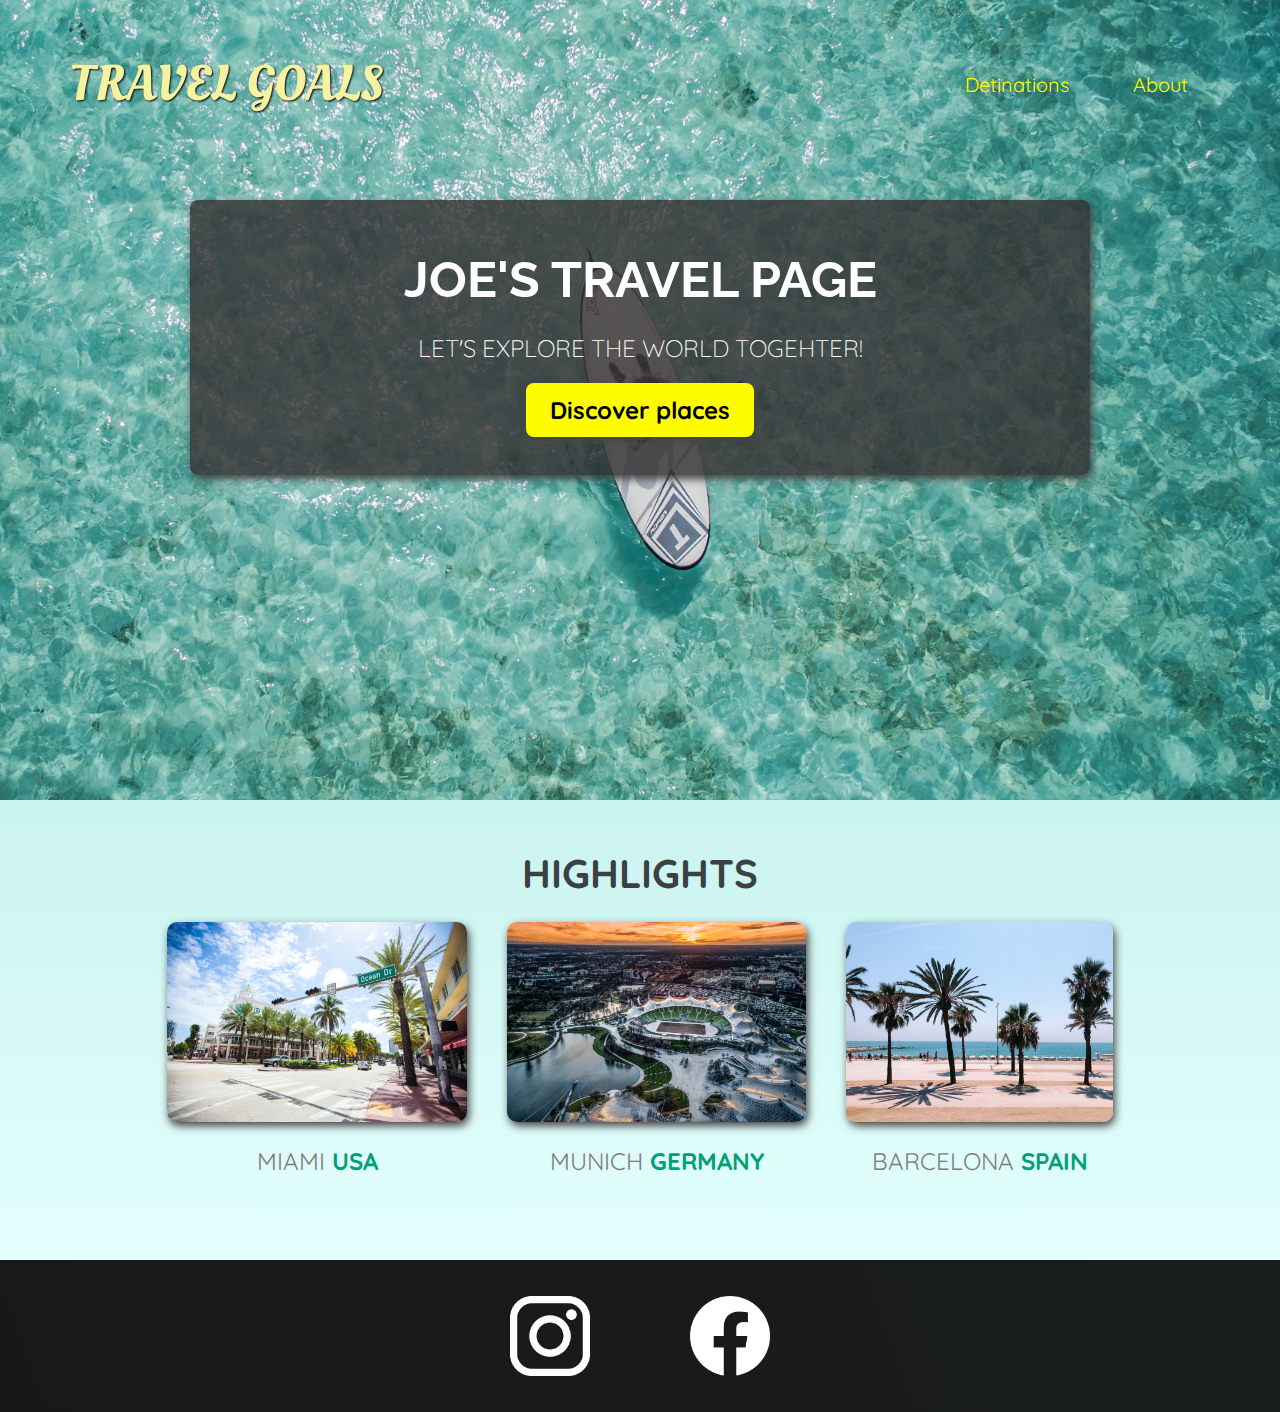
<file: index.html>
<!DOCTYPE html>
<html lang="en">
  <head>
    <meta charset="UTF-8" />
    <link
      href="https://fonts.googleapis.com/css2?family=Raleway:wght@700&family=Oleo+Script:wght@700&family=Quicksand:wght@300;500;700&display=swap"
      rel="stylesheet"
    />
    <link rel="stylesheet" href="shared.css" />
    <link rel="stylesheet" href="style.css" />
    <title>Travel Goals</title>
  </head>
  <body>
    <header>
      <div id="page-logo">
        <a href="/index.html">Travel Goals</a>
      </div>
      <nav>
        <ul>
          <li><a href="places.html">Detinations</a></li>
          <li><a href="">About</a></li>
        </ul>
      </nav>
    </header>
    <main>
      <section id="hero">
        <div id="hero-content">
          <h1>Joe's Travel Page</h1>
          <p>Let's explore the world togehter!</p>
          <a href="/places.html">Discover places</a>
        </div>
      </section>
      <section id="highlights">
        <h2>Highlights</h2>
        <ul id="destinations">
          <li class="destination">
            <img
              src="/images/places/miami.jpg"
              alt="Miani streets on a sunny day"
            />
            <p>Miami <strong>USA</strong></p>
          </li>
          <li class="destination">
            <img
              src="/images/places/munich.jpg"
              alt="Munich footbal stadium in winter"
            />
            <p>Munich <strong>Germany</strong></p>
          </li>
          <li class="destination">
            <img
              src="/images/places/barcelona.jpg"
              alt="Barcelona palm beach"
            />
            <p>Barcelona <strong>Spain</strong></p>
          </li>
        </ul>
      </section>
    </main>

    <footer>
      <ul>
        <li>
          <a href="https://www.instagram.com">
            <img src="/images/icons/insta.png" alt="Insta logo">
          </a>
        </li>
        <li>
          <a href="https://www.facebook.com">
            <img src="/images/icons/facebook.png" alt=" fb logo">
          </a>
        </li>
      </ul>
    </footer>
  </body>
</html>
</file>
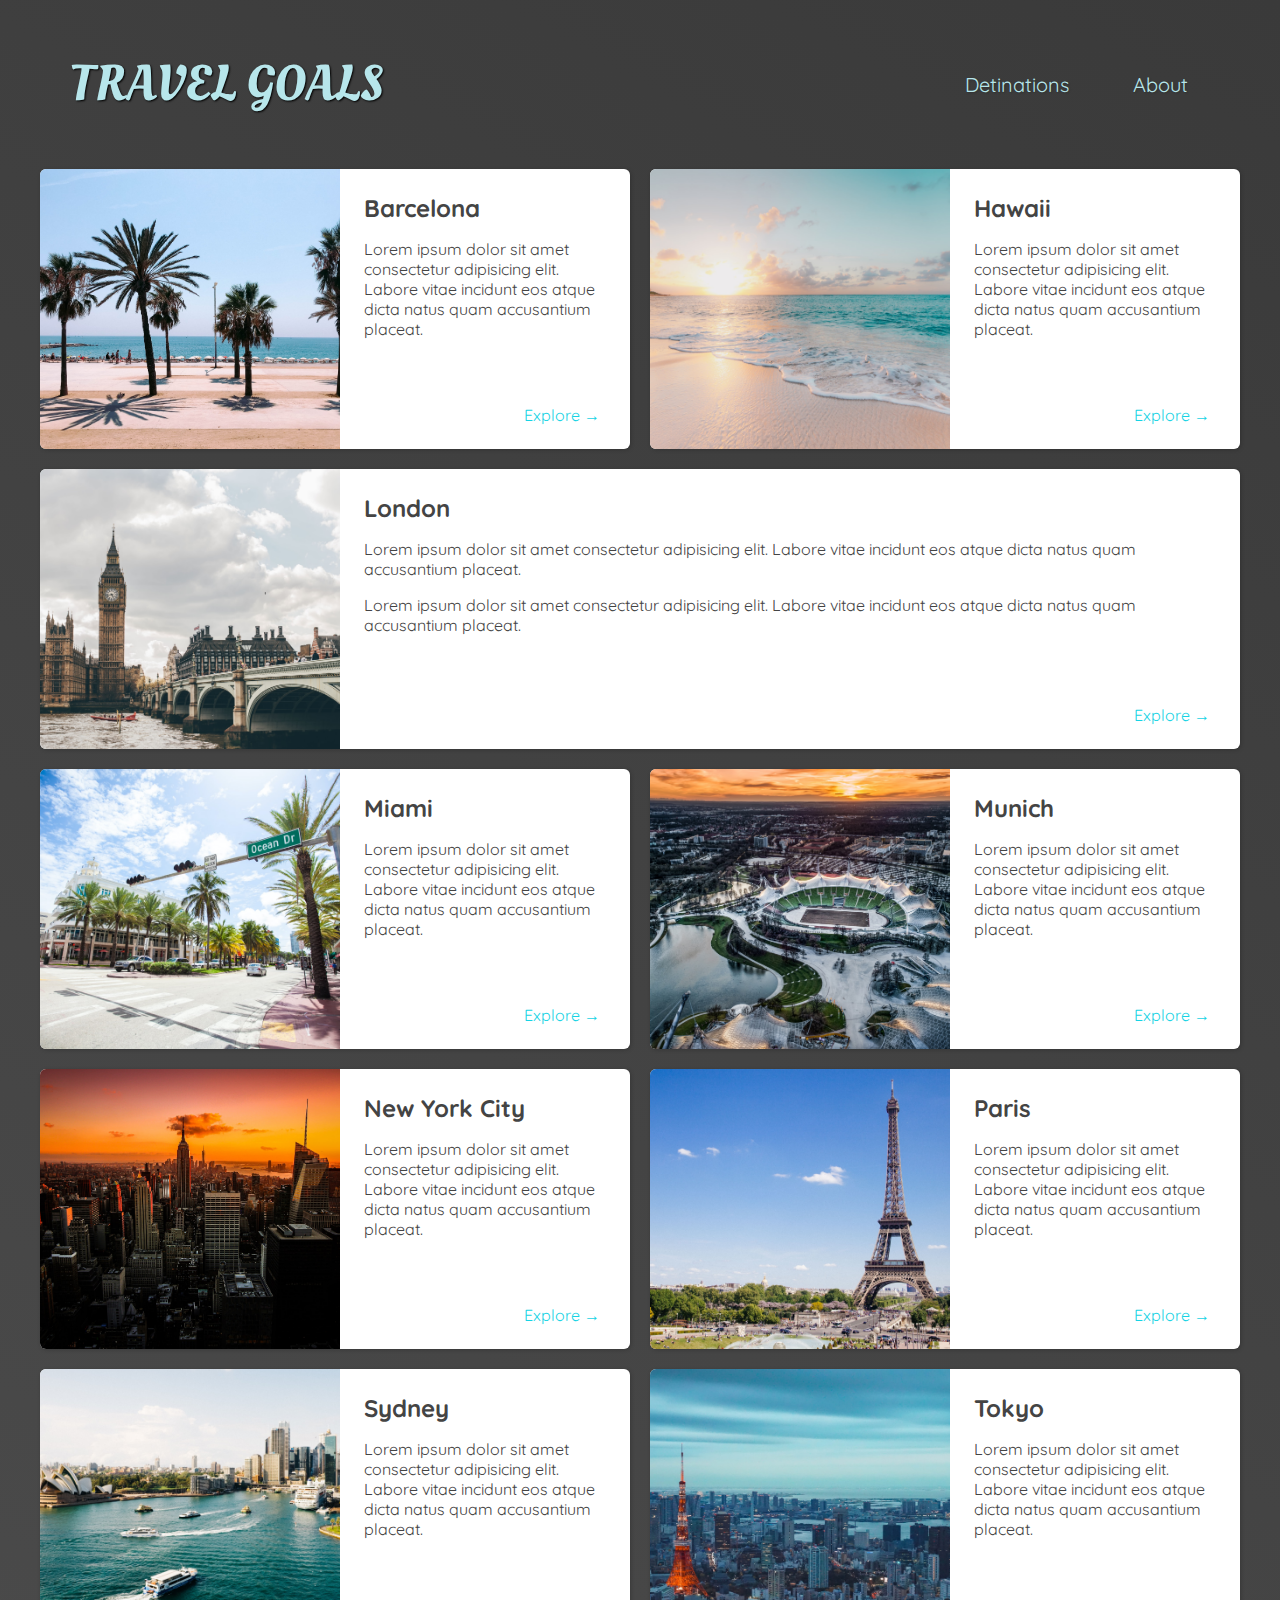
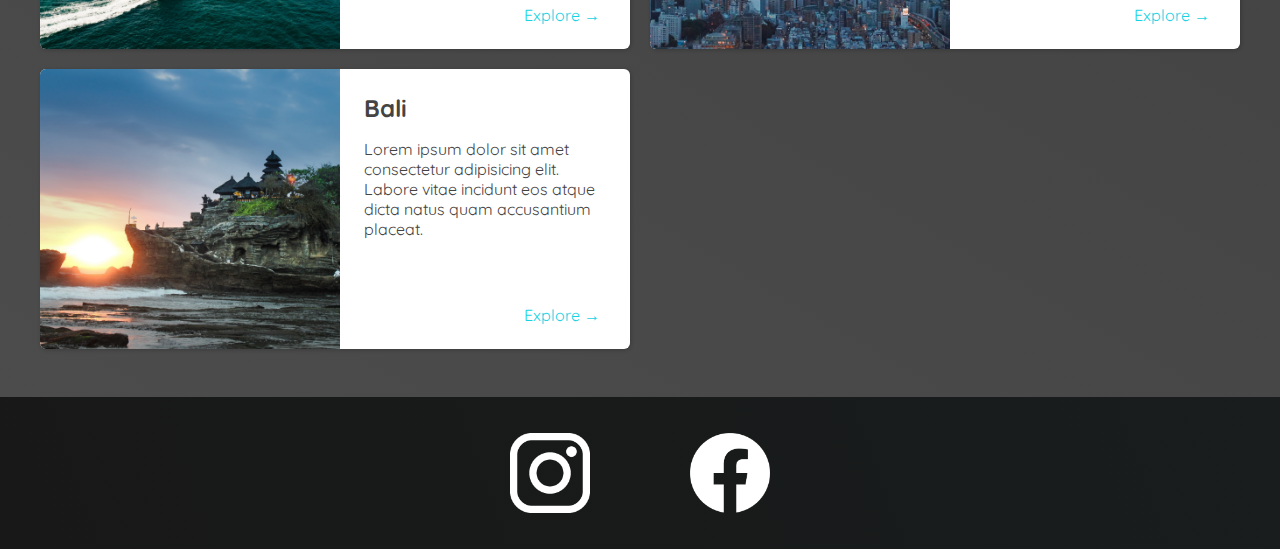
<file: places.html>
<!DOCTYPE html>
<html lang="en">
  <head>
    <meta charset="UTF-8" />
    <link
      href="https://fonts.googleapis.com/css2?family=Raleway:wght@700&family=Oleo+Script:wght@700&family=Quicksand:wght@300;500;700&display=swap"
      rel="stylesheet"
    />
    <link rel="stylesheet" href="shared.css" />
    <link rel="stylesheet" href="places.css" />
    <title>Travel Goals</title>
  </head>
  <body>
    <header>
      <div id="page-logo">
        <a href="/index.html">Travel Goals</a>
      </div>
      <nav>
        <ul>
          <li><a href="places.html">Detinations</a></li>
          <li><a href="">About</a></li>
        </ul>
      </nav>
    </header>
    <main>
        <ul>
            <li>
              <img src="images/places/barcelona.jpg" alt="City of Barcelona" />
              <div class="item-content">
                <div>
                  <h2>Barcelona</h2>
                  <p>
                    Lorem ipsum dolor sit amet consectetur adipisicing elit. Labore
                    vitae incidunt eos atque dicta natus quam accusantium placeat.
                  </p>
                </div>
                <div class="actions">
                  <a href="https://en.wikipedia.org/wiki/Barcelona">Explore &#x2192</a>
                </div>
              </div>
            </li>
            <li>
              <img src="images/places/hawaii.jpg" alt="Hawaii beach" />
              <div class="item-content">
                <div>
                  <h2>Hawaii</h2>
                  <p>
                    Lorem ipsum dolor sit amet consectetur adipisicing elit. Labore
                    vitae incidunt eos atque dicta natus quam accusantium placeat.
                  </p>
                </div>
                <div class="actions">
                  <a href="hhttps://en.wikipedia.org/wiki/Hawaii">Explore &#x2192</a>
                </div>
              </div>
            </li>
            <li>
              <img src="images/places/london.jpg" alt="London city" />
              <div class="item-content">
                <div>
                  <h2>London</h2>
                  <p>
                    Lorem ipsum dolor sit amet consectetur adipisicing elit. Labore
                    vitae incidunt eos atque dicta natus quam accusantium placeat.
                  </p>
                  <p>
                    Lorem ipsum dolor sit amet consectetur adipisicing elit. Labore
                    vitae incidunt eos atque dicta natus quam accusantium placeat.
                  </p>
                </div>
                <div class="actions">
                  <a href="https://en.wikipedia.org/wiki/London">Explore &#x2192</a>
                </div>
              </div>
            </li>
            <li>
              <img src="images/places/miami.jpg" alt="Miami streets" />
              <div class="item-content">
                <div>
                  <h2>Miami</h2>
                  <p>
                    Lorem ipsum dolor sit amet consectetur adipisicing elit. Labore
                    vitae incidunt eos atque dicta natus quam accusantium placeat.
                  </p>
                </div>
                <div class="actions">
                  <a href="https://en.wikipedia.org/wiki/Miami">Explore &#x2192</a>
                </div>
              </div>
            </li>
            <li>
              <img src="images/places/munich.jpg" alt="Munich football stadium" />
              <div class="item-content">
                <div>
                  <h2>Munich</h2>
                  <p>
                    Lorem ipsum dolor sit amet consectetur adipisicing elit. Labore
                    vitae incidunt eos atque dicta natus quam accusantium placeat.
                  </p>
                </div>
                <div class="actions">
                  <a href="https://en.wikipedia.org/wiki/Munich">Explore &#x2192</a>
                </div>
              </div>
            </li>
            <li>
              <img src="images/places/new-york-city.jpg" alt="New York City skyline" />
              <div class="item-content">
                <div>
                  <h2>New York City</h2>
                  <p>
                    Lorem ipsum dolor sit amet consectetur adipisicing elit. Labore
                    vitae incidunt eos atque dicta natus quam accusantium placeat.
                  </p>
                </div>
                <div class="actions">
                  <a href="https://en.wikipedia.org/wiki/New_York_City"
                    >Explore &#x2192</a
                  >
                </div>
              </div>
            </li>
            <li>
              <img src="images/places/paris.jpg" alt="Paris city" />
              <div class="item-content">
                <div>
                  <h2>Paris</h2>
                  <p>
                    Lorem ipsum dolor sit amet consectetur adipisicing elit. Labore
                    vitae incidunt eos atque dicta natus quam accusantium placeat.
                  </p>
                </div>
                <div class="actions">
                  <a href="https://en.wikipedia.org/wiki/Paris">Explore &#x2192</a>
                </div>
              </div>
            </li>
            <li>
              <img src="images/places/sydney.jpg" alt="Sydney beach" />
              <div class="item-content">
                <div>
                  <h2>Sydney</h2>
                  <p>
                    Lorem ipsum dolor sit amet consectetur adipisicing elit. Labore
                    vitae incidunt eos atque dicta natus quam accusantium placeat.
                  </p>
                </div>
                <div class="actions">
                  <a href="https://en.wikipedia.org/wiki/Sydney">Explore &#x2192</a>
                </div>
              </div>
            </li>
            <li>
              <img src="images/places/tokyo.jpg" alt="Tokyo skyline" />
              <div class="item-content">
                <div>
                  <h2>Tokyo</h2>
                  <p>
                    Lorem ipsum dolor sit amet consectetur adipisicing elit. Labore
                    vitae incidunt eos atque dicta natus quam accusantium placeat.
                  </p>
                </div>
                <div class="actions">
                  <a href="https://en.wikipedia.org/wiki/Tokyo">Explore &#x2192</a>
                </div>
              </div>
            </li>
            <li>
              <img src="images/places/bali.jpg" alt="Bali beach" />
              <div class="item-content">
                <div>
                  <h2>Bali</h2>
                  <p>
                    Lorem ipsum dolor sit amet consectetur adipisicing elit. Labore
                    vitae incidunt eos atque dicta natus quam accusantium placeat.
                  </p>
                </div>
                <div class="actions">
                  <a href="https://en.wikipedia.org/wiki/Bali">Explore &#x2192</a>
                </div>
              </div>
            </li>
          </ul>
    </main>
    <footer>
      <ul>
        <li>
          <a href="https://www.instagram.com">
            <img src="/images/icons/insta.png" alt="Insta logo" />
          </a>
        </li>
        <li>
          <a href="https://www.facebook.com">
            <img src="/images/icons/facebook.png" alt=" fb logo" />
          </a>
        </li>
      </ul>
    </footer>
  </body>
</html>
</file>
<file: shared.css>
body {
  font-family: "Quicksand", sans-serif;
  margin: 0;
}

ul {
  list-style: none;
  margin: 0;
  padding: 0;
}

header {
  display: flex;
  justify-content: space-between;
  align-items: center;
  padding: 50px 60px;
  position: absolute;
  width: 100%;
  box-sizing: border-box;
}

#page-logo a {
  padding: 10px;
  font-family: "Oleo Script", sans-serif;
  color: rgb(245, 243, 160);
  font-size: 50px;
  text-decoration: none;
  text-transform: uppercase;
  text-shadow: 1px 1px 2px rgb(0, 0, 0);
}

header ul {
  display: flex;
}

header li {
  margin: 20px;
}

header a {
    color: rgb(255, 255, 0);
    text-decoration: none;
    font-size: 20px;
    padding: 12px;
    text-shadow: 1px 1px 2px rgba(0, 0, 0, 0.2);
    border-radius: 6px;
}

header nav a:hover {
    color: rgb(77, 77, 77);
    background-color: rgb(255, 251, 0);

}


footer {
  background: linear-gradient(70deg, rgb(24, 24, 24), rgb(25, 29, 29));
  padding: 36px 0;
}

footer ul {
  display: flex;
  justify-content: center;

}

footer li {
  width: 80px;
  height: 80px;
  margin: 0 50px;
}

footer img {
  width: 100%;
  height: 100%;
}
</file>
<file: style.css>
#hero {
  height: 800px;
  background-image: url("/images/places/ocean.jpg");
  background-position: center;
  background-size: cover;
}

#hero-content {
  width: 900px;
  background-color: rgba(51, 47, 47, 0.8);
  box-shadow: 2PX 4PX 8PX rgb(68, 67, 67);
  border-radius: 8PX;
  text-align: center;
  padding: 50px 0;
  margin: 0 auto;
  position: relative;
  top: 200px;
}

#hero-content h1 {
    color: white;
    text-transform: uppercase;
    font-size: 50px;
    font-family: "Raleway", sans-serif;
    margin: 0;
}

#hero-content p {
    color: white;
    text-transform: uppercase;
    font-size: 24px;
    font-weight: 300;
    margin-bottom: 32px;
}

#hero-content a {
    text-decoration: none;
    background-color: rgb(255, 251, 0);
    padding: 12px 24px;
    color: black;
    font-size: 24px;
    font-weight: bold;
    border-radius: 8px;
    box-shadow: 2px 4px 8px rgb(68, 67, 67);
}

#hero-content a:hover {
    background-color: rgb(255, 238, 0);
}

#highlights {
  padding: 24px;
  background: linear-gradient(0deg, rgb(227, 255, 253), rgb(202, 243, 240) );
}

#highlights h2 {
  text-transform: uppercase;
  text-align: center;
  font-size: 40px;
  color: rgb(59, 65, 64);
  margin: 24px 0;
}

#destinations {
  display: flex;
  width: 90%;
  margin: auto;
  margin-bottom: 40px;
  justify-content: center;

}

.destination {
  margin: 0 20px;
  text-transform: uppercase;
}

.destination p {
  text-align: center;
  font-size: 24px;
  color: rgb(124, 123, 123);
  margin: 20px 0;
}

.destination img {
  height: 200px;
  width: 100%;
  box-shadow: 2px 4px 8px rgb(68, 67, 67);
  border-radius: 10px;
  object-fit: cover;
}

.destination strong {
  color: rgb(0, 160, 117);
}
</file>
<file: places.css>
body {
  background: linear-gradient(30deg, rgb(77, 77, 77), rgb(58, 58, 58));
  color: rgb(68, 68, 68);
}

#page-logo a {
  color: rgb(183, 230, 235);
}

header {
  position: static;
}

header a {
  color: rgb(183, 230, 235);
}

header nav a:hover {
  background-color: rgb(183, 230, 235);
  color: rgb(59, 59, 59);
}

main ul {
  width: 1200px;
  margin: 0 auto 48px auto;
  display: grid;
  grid-template-columns: 1fr 1fr;
  gap: 20px 20px;
}

LI:nth-of-type(3) {
  grid-column: 1 / span 2;
}

main li {
  background-color: white;
  box-shadow: 1px 1px 4px rgba(0, 0, 0, 0.2);
  border-radius: 6px;
  overflow: hidden;
  display: flex;
}

main li img {
  width: 300px;
  height: 280px;
  object-fit: cover;
}

.item-content {
  padding: 24px;
  display: flex;
  flex-direction: column;
  justify-content: space-between;
}

.item-content h2 {
    margin: 0;
}

.actions {
  text-align: end;
}

.actions a {
  text-decoration: none;
  padding: 6px;
  color: rgb(22, 211, 228);
  border-radius: 5px;
}

.actions a:hover {
  background-color: rgb(235, 253, 255);
}
</file>
